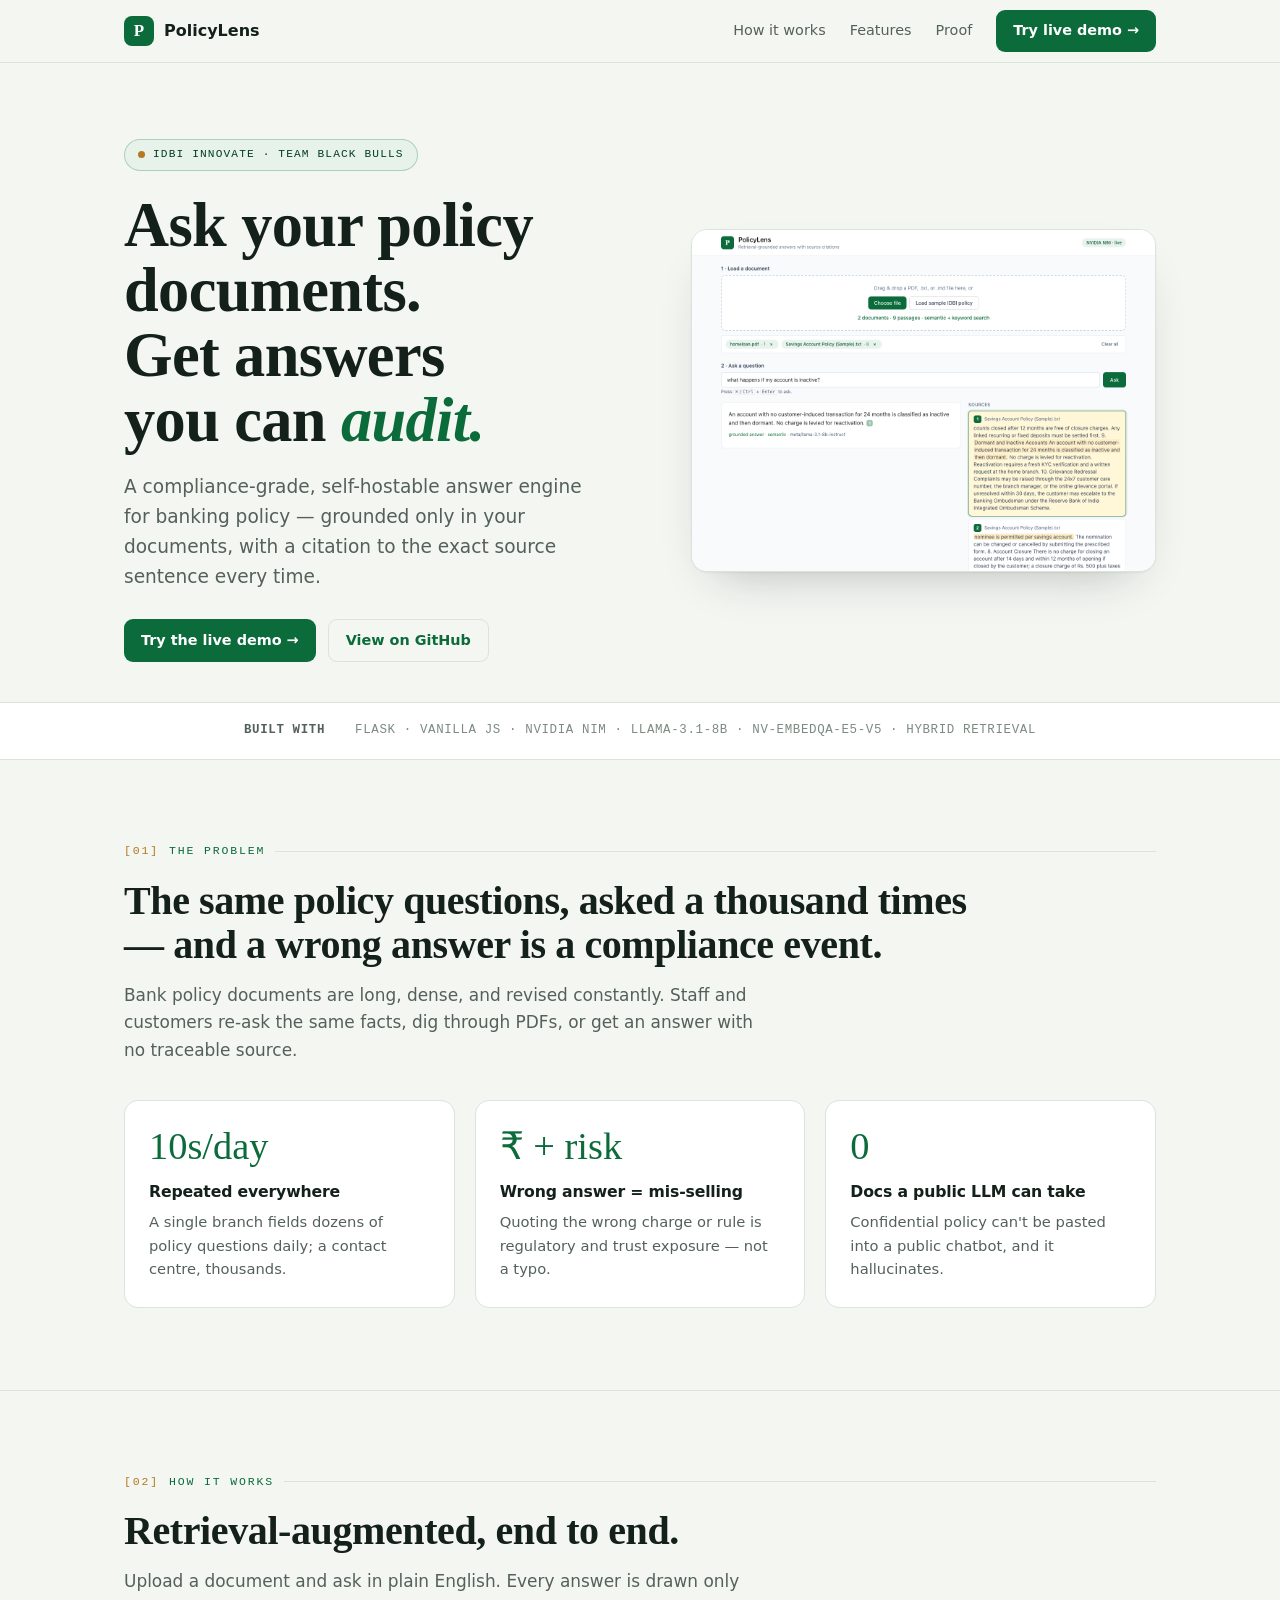
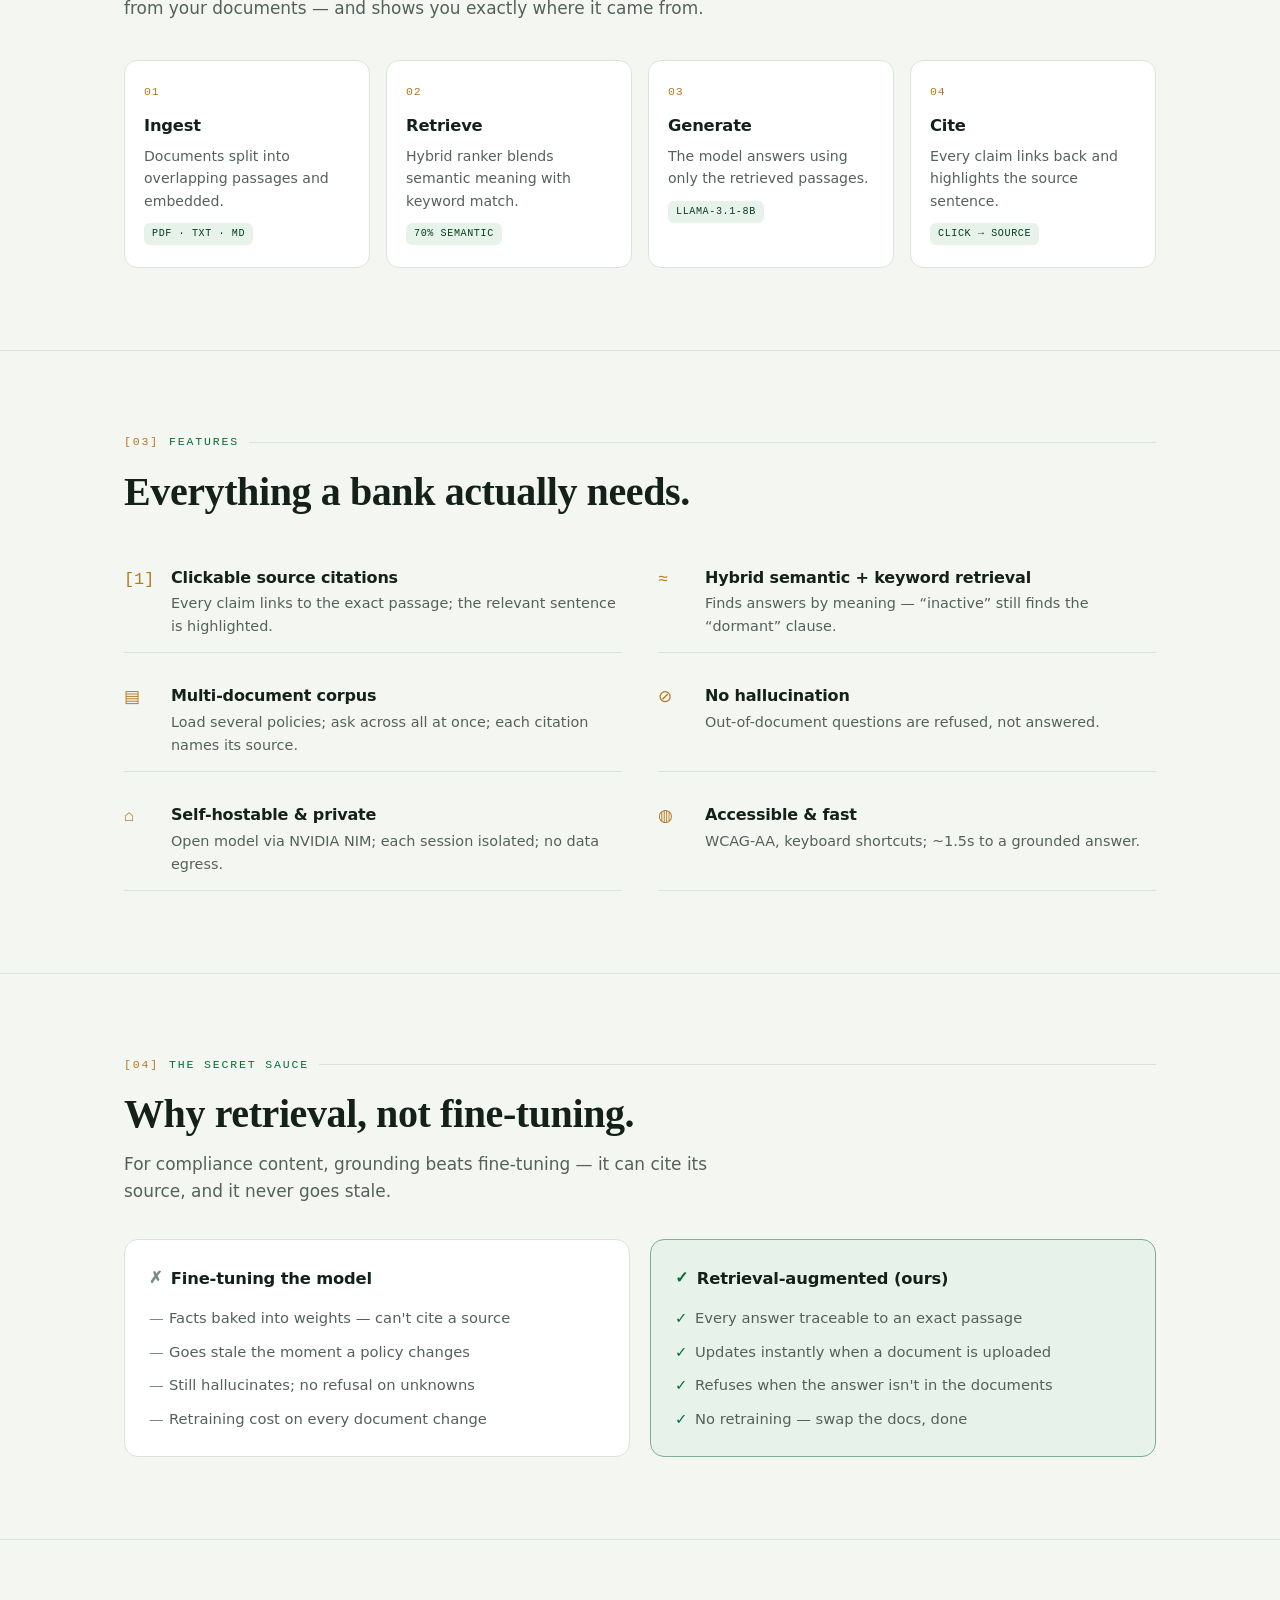
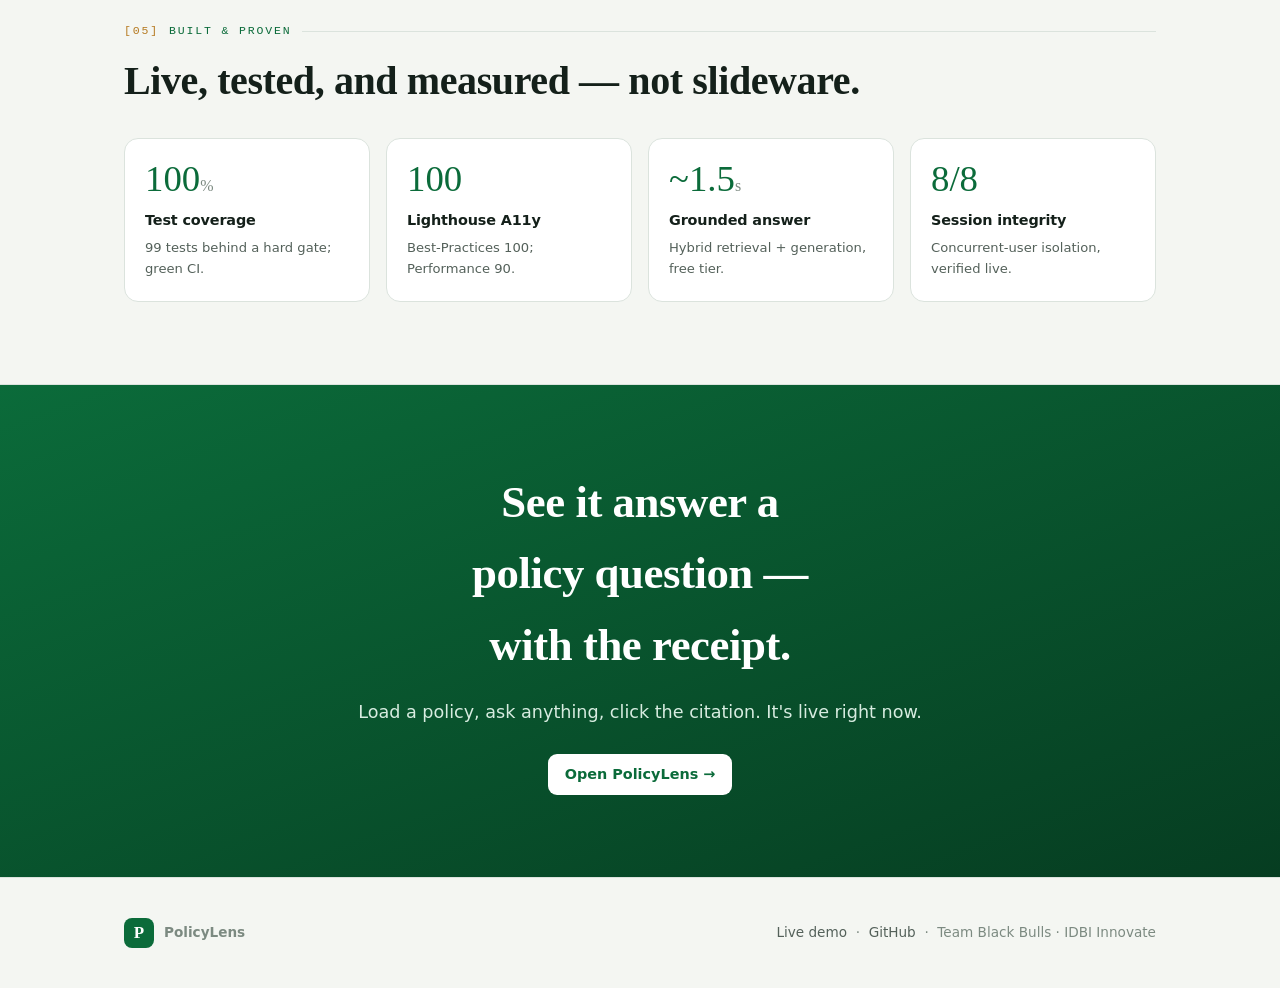
<file: docs/index.html>
<!doctype html>
<html lang="en">
<head>
<meta charset="utf-8">
<meta name="viewport" content="width=device-width, initial-scale=1">
<title>PolicyLens — grounded answers for banking policy</title>
<meta name="description" content="A compliance-grade, self-hostable answer engine for banking policy. Ask your documents, get answers cited to the exact source.">
<style>
:root {
  --paper:#f4f6f2; --surface:#ffffff; --surface2:#eef2ee; --ink:#14201a;
  --muted:#54615a; --faint:#7c8a81; --line:#dbe3dd; --green:#0b6b3a; --deep:#063d21;
  --soft:#e6f2ea; --signal:#b5791f; --signalsoft:#fbf1dc;
  --serif:Georgia,'Times New Roman',serif; --sans:'Segoe UI',system-ui,-apple-system,sans-serif;
  --mono:'SF Mono',ui-monospace,Menlo,monospace;
  --shadow:0 1px 2px rgba(20,32,26,.05),0 22px 48px -26px rgba(20,32,26,.32);
}
@media (prefers-color-scheme:dark) {
  :root { --paper:#0a130e; --surface:#10201a; --surface2:#16281f; --ink:#e9f1eb;
    --muted:#9cb0a4; --faint:#758a7c; --line:#21332a; --green:#46b57c; --deep:#2c7d52;
    --soft:#16281d; --signal:#e0aa55; --signalsoft:#241c0f;
    --shadow:0 1px 2px rgba(0,0,0,.4),0 26px 54px -28px rgba(0,0,0,.7); }
}
:root[data-theme="light"] { --paper:#f4f6f2; --surface:#fff; --surface2:#eef2ee; --ink:#14201a; --muted:#54615a; --faint:#7c8a81; --line:#dbe3dd; --green:#0b6b3a; --deep:#063d21; --soft:#e6f2ea; --signal:#b5791f; --signalsoft:#fbf1dc; }
:root[data-theme="dark"] { --paper:#0a130e; --surface:#10201a; --surface2:#16281f; --ink:#e9f1eb; --muted:#9cb0a4; --faint:#758a7c; --line:#21332a; --green:#46b57c; --deep:#2c7d52; --soft:#16281d; --signal:#e0aa55; --signalsoft:#241c0f; }
* { box-sizing:border-box; margin:0; padding:0; }
html { scroll-behavior:smooth; }
body { font-family:var(--sans); background:var(--paper); color:var(--ink); line-height:1.6; -webkit-font-smoothing:antialiased; }
a { color:inherit; text-decoration:none; }
.wrap { max-width:1080px; margin:0 auto; padding:0 24px; }
h1,h2,h3 { font-family:var(--serif); font-weight:600; text-wrap:balance; letter-spacing:-.01em; }
.eyebrow { font-family:var(--mono); font-size:.72rem; letter-spacing:.16em; text-transform:uppercase; color:var(--green); display:flex; align-items:center; gap:10px; margin-bottom:18px; }
.eyebrow .n { color:var(--signal); }
.eyebrow::after { content:""; flex:1; height:1px; background:var(--line); }

/* nav */
nav { position:sticky; top:0; z-index:20; background:color-mix(in srgb,var(--paper) 88%,transparent); backdrop-filter:blur(10px); border-bottom:1px solid var(--line); }
nav .wrap { display:flex; align-items:center; gap:14px; height:62px; }
.brand { display:flex; align-items:center; gap:10px; font-weight:700; }
.glyph { width:30px; height:30px; border-radius:8px; background:var(--green); color:#fff; font-family:var(--serif); font-weight:700; display:grid; place-items:center; font-size:17px; }
nav .links { margin-left:auto; display:flex; gap:24px; align-items:center; font-size:.9rem; color:var(--muted); }
nav .links a.n { transition:color .15s; }
nav .links a.n:hover { color:var(--green); }
.btn { display:inline-flex; align-items:center; gap:8px; background:var(--green); color:#fff; font-weight:600; font-size:.9rem; padding:9px 17px; border-radius:9px; transition:background .18s,transform .18s; }
.btn:hover { background:var(--deep); transform:translateY(-1px); }
.btn.ghost { background:transparent; color:var(--green); border:1px solid var(--line); }
.btn.ghost:hover { background:var(--soft); }
@media(max-width:720px){ nav .links .n { display:none; } }

/* hero */
.hero { padding:76px 0 40px; }
.hero-grid { display:grid; grid-template-columns:1.05fr .95fr; gap:52px; align-items:center; }
.tagpill { display:inline-flex; align-items:center; gap:8px; font-family:var(--mono); font-size:.7rem; letter-spacing:.1em; text-transform:uppercase; color:var(--deep); background:var(--soft); border:1px solid color-mix(in srgb,var(--green) 26%,transparent); padding:6px 13px; border-radius:999px; margin-bottom:22px; }
.dot { width:7px; height:7px; border-radius:50%; background:var(--signal); }
.hero h1 { font-size:clamp(2.4rem,5.4vw,3.9rem); line-height:1.04; margin-bottom:20px; }
.hero h1 em { font-style:italic; color:var(--green); }
.hero p.lead { font-size:1.16rem; color:var(--muted); max-width:40ch; margin-bottom:28px; }
.cta { display:flex; gap:12px; flex-wrap:wrap; }
.shot { border:1px solid var(--line); border-radius:16px; overflow:hidden; box-shadow:var(--shadow); background:var(--surface); }
.shot img { width:100%; display:block; }
@media(max-width:820px){ .hero-grid { grid-template-columns:1fr; gap:36px; } }

/* logos strip */
.strip { border-top:1px solid var(--line); border-bottom:1px solid var(--line); background:var(--surface); }
.strip .wrap { display:flex; flex-wrap:wrap; gap:14px 30px; align-items:center; justify-content:center; padding:18px 24px; font-family:var(--mono); font-size:.78rem; letter-spacing:.05em; color:var(--faint); text-transform:uppercase; }
.strip b { color:var(--muted); font-weight:600; }

section.band { padding:82px 0; border-bottom:1px solid var(--line); }
h2.big { font-size:clamp(1.8rem,3.6vw,2.5rem); line-height:1.12; margin-bottom:14px; }
.sub { color:var(--muted); font-size:1.06rem; max-width:60ch; }

/* problem stats */
.stats { display:grid; grid-template-columns:repeat(3,1fr); gap:20px; margin-top:36px; }
.stat { background:var(--surface); border:1px solid var(--line); border-radius:14px; padding:26px 24px; }
.stat .fig { font-family:var(--serif); font-size:2.4rem; color:var(--green); line-height:1; }
.stat h3 { font-family:var(--sans); font-size:.98rem; font-weight:700; margin:14px 0 6px; }
.stat p { font-size:.92rem; color:var(--muted); }
@media(max-width:780px){ .stats { grid-template-columns:1fr; } }

/* steps */
.steps { display:grid; grid-template-columns:repeat(4,1fr); gap:16px; margin-top:38px; }
.step { background:var(--surface); border:1px solid var(--line); border-radius:13px; padding:22px 19px; position:relative; }
.step .num { font-family:var(--mono); font-size:.72rem; color:var(--signal); letter-spacing:.08em; }
.step h3 { font-family:var(--sans); font-size:1.02rem; font-weight:700; margin:11px 0 6px; }
.step p { font-size:.88rem; color:var(--muted); }
.step .tag { display:inline-block; margin-top:11px; font-family:var(--mono); font-size:.63rem; text-transform:uppercase; letter-spacing:.06em; color:var(--deep); background:var(--soft); padding:3px 8px; border-radius:6px; }
@media(max-width:820px){ .steps { grid-template-columns:1fr 1fr; } }

/* features */
.feat { display:grid; grid-template-columns:repeat(2,1fr); gap:16px 36px; margin-top:36px; }
.f { display:grid; grid-template-columns:34px 1fr; gap:13px; align-items:start; padding:14px 0; border-bottom:1px solid var(--line); }
.f .i { font-family:var(--mono); color:var(--signal); font-size:1.05rem; padding-top:2px; }
.f h3 { font-family:var(--sans); font-size:1rem; font-weight:700; }
.f p { font-size:.9rem; color:var(--muted); margin-top:2px; }
@media(max-width:780px){ .feat { grid-template-columns:1fr; } }

/* compare */
.compare { display:grid; grid-template-columns:1fr 1fr; gap:20px; margin-top:34px; }
.col { border:1px solid var(--line); border-radius:14px; padding:26px 24px; background:var(--surface); }
.col.win { border-color:color-mix(in srgb,var(--green) 45%,var(--line)); background:var(--soft); }
.col h3 { font-family:var(--sans); font-size:1.02rem; font-weight:700; display:flex; gap:9px; align-items:center; }
.col ul { list-style:none; margin-top:14px; display:grid; gap:10px; }
.col li { font-size:.92rem; color:var(--muted); padding-left:20px; position:relative; }
.col.lose li::before { content:"—"; position:absolute; left:0; color:var(--faint); }
.col.win li::before { content:"✓"; position:absolute; left:0; color:var(--green); font-weight:700; }
.mk { font-family:var(--mono); font-weight:700; }
.col.win .mk { color:var(--green); } .col.lose .mk { color:var(--faint); }
@media(max-width:780px){ .compare { grid-template-columns:1fr; } }

/* metrics */
.metrics { display:grid; grid-template-columns:repeat(4,1fr); gap:16px; margin-top:34px; }
.m { background:var(--surface); border:1px solid var(--line); border-radius:14px; padding:22px 20px; text-align:left; }
.m .fig { font-family:var(--serif); font-size:2.3rem; color:var(--green); line-height:1; font-variant-numeric:tabular-nums; }
.m .fig small { font-size:1rem; color:var(--faint); }
.m h3 { font-family:var(--sans); font-size:.9rem; font-weight:700; margin:12px 0 4px; }
.m p { font-size:.82rem; color:var(--muted); }
@media(max-width:820px){ .metrics { grid-template-columns:1fr 1fr; } }

/* cta band */
.ctaband { background:linear-gradient(160deg,#0b6b3a,#063d21); color:#fff; border:0; text-align:center; }
.ctaband h2 { color:#fff; font-size:clamp(2rem,4vw,2.8rem); max-width:22ch; margin:0 auto 16px; }
.ctaband p { color:#d7ece0; font-size:1.1rem; margin-bottom:28px; }
.ctaband .btn { background:#fff; color:var(--green); }
.ctaband .btn:hover { background:#e6f2ea; }

footer { padding:40px 0; }
footer .wrap { display:flex; flex-wrap:wrap; gap:14px; justify-content:space-between; align-items:center; font-size:.85rem; color:var(--faint); }
footer a { color:var(--muted); } footer a:hover { color:var(--green); }

.reveal { opacity:0; transform:translateY(16px); transition:opacity .6s,transform .6s; }
.reveal.in { opacity:1; transform:none; }
@media (prefers-reduced-motion:reduce) { .reveal { opacity:1; transform:none; } html { scroll-behavior:auto; } }
</style>
</head>
<body>
<nav>
  <div class="wrap">
    <a class="brand" href="#top"><span class="glyph">P</span> PolicyLens</a>
    <div class="links">
      <a class="n" href="#how">How it works</a>
      <a class="n" href="#features">Features</a>
      <a class="n" href="#proof">Proof</a>
      <a class="btn" href="https://policylens-z71r.onrender.com" target="_blank" rel="noopener">Try live demo →</a>
    </div>
  </div>
</nav>

<header id="top" class="hero">
  <div class="wrap hero-grid">
    <div>
      <span class="tagpill"><span class="dot"></span> IDBI Innovate · Team Black Bulls</span>
      <h1>Ask your policy documents. Get answers you can <em>audit.</em></h1>
      <p class="lead">A compliance-grade, self-hostable answer engine for banking policy — grounded only in your documents, with a citation to the exact source sentence every time.</p>
      <div class="cta">
        <a class="btn" href="https://policylens-z71r.onrender.com" target="_blank" rel="noopener">Try the live demo →</a>
        <a class="btn ghost" href="https://github.com/Shubham-33/PolicyLens" target="_blank" rel="noopener">View on GitHub</a>
      </div>
    </div>
    <div class="shot"><img src="[data-uri]" alt="PolicyLens answering a question with a highlighted source citation"></div>
  </div>
</header>

<div class="strip"><div class="wrap">
  <b>Built with</b> Flask · Vanilla JS · NVIDIA NIM · llama-3.1-8b · nv-embedqa-e5-v5 · Hybrid retrieval
</div></div>

<section class="band reveal" id="problem">
  <div class="wrap">
    <p class="eyebrow"><span class="n">[01]</span> The problem</p>
    <h2 class="big">The same policy questions, asked a thousand times — and a wrong answer is a compliance event.</h2>
    <p class="sub">Bank policy documents are long, dense, and revised constantly. Staff and customers re-ask the same facts, dig through PDFs, or get an answer with no traceable source.</p>
    <div class="stats">
      <div class="stat"><div class="fig">10s/day</div><h3>Repeated everywhere</h3><p>A single branch fields dozens of policy questions daily; a contact centre, thousands.</p></div>
      <div class="stat"><div class="fig">₹ + risk</div><h3>Wrong answer = mis-selling</h3><p>Quoting the wrong charge or rule is regulatory and trust exposure — not a typo.</p></div>
      <div class="stat"><div class="fig">0</div><h3>Docs a public LLM can take</h3><p>Confidential policy can't be pasted into a public chatbot, and it hallucinates.</p></div>
    </div>
  </div>
</section>

<section class="band reveal" id="how">
  <div class="wrap">
    <p class="eyebrow"><span class="n">[02]</span> How it works</p>
    <h2 class="big">Retrieval-augmented, end to end.</h2>
    <p class="sub">Upload a document and ask in plain English. Every answer is drawn only from your documents — and shows you exactly where it came from.</p>
    <div class="steps">
      <div class="step"><div class="num">01</div><h3>Ingest</h3><p>Documents split into overlapping passages and embedded.</p><span class="tag">PDF · txt · md</span></div>
      <div class="step"><div class="num">02</div><h3>Retrieve</h3><p>Hybrid ranker blends semantic meaning with keyword match.</p><span class="tag">70% semantic</span></div>
      <div class="step"><div class="num">03</div><h3>Generate</h3><p>The model answers using only the retrieved passages.</p><span class="tag">llama-3.1-8b</span></div>
      <div class="step"><div class="num">04</div><h3>Cite</h3><p>Every claim links back and highlights the source sentence.</p><span class="tag">click → source</span></div>
    </div>
  </div>
</section>

<section class="band reveal" id="features">
  <div class="wrap">
    <p class="eyebrow"><span class="n">[03]</span> Features</p>
    <h2 class="big">Everything a bank actually needs.</h2>
    <div class="feat">
      <div class="f"><span class="i">[1]</span><div><h3>Clickable source citations</h3><p>Every claim links to the exact passage; the relevant sentence is highlighted.</p></div></div>
      <div class="f"><span class="i">≈</span><div><h3>Hybrid semantic + keyword retrieval</h3><p>Finds answers by meaning — “inactive” still finds the “dormant” clause.</p></div></div>
      <div class="f"><span class="i">▤</span><div><h3>Multi-document corpus</h3><p>Load several policies; ask across all at once; each citation names its source.</p></div></div>
      <div class="f"><span class="i">⊘</span><div><h3>No hallucination</h3><p>Out-of-document questions are refused, not answered.</p></div></div>
      <div class="f"><span class="i">⌂</span><div><h3>Self-hostable &amp; private</h3><p>Open model via NVIDIA NIM; each session isolated; no data egress.</p></div></div>
      <div class="f"><span class="i">◍</span><div><h3>Accessible &amp; fast</h3><p>WCAG-AA, keyboard shortcuts; ~1.5s to a grounded answer.</p></div></div>
    </div>
  </div>
</section>

<section class="band reveal" id="why">
  <div class="wrap">
    <p class="eyebrow"><span class="n">[04]</span> The secret sauce</p>
    <h2 class="big">Why retrieval, not fine-tuning.</h2>
    <p class="sub">For compliance content, grounding beats fine-tuning — it can cite its source, and it never goes stale.</p>
    <div class="compare">
      <div class="col lose"><h3><span class="mk">✗</span> Fine-tuning the model</h3><ul>
        <li>Facts baked into weights — can't cite a source</li>
        <li>Goes stale the moment a policy changes</li>
        <li>Still hallucinates; no refusal on unknowns</li>
        <li>Retraining cost on every document change</li></ul></div>
      <div class="col win"><h3><span class="mk">✓</span> Retrieval-augmented (ours)</h3><ul>
        <li>Every answer traceable to an exact passage</li>
        <li>Updates instantly when a document is uploaded</li>
        <li>Refuses when the answer isn't in the documents</li>
        <li>No retraining — swap the docs, done</li></ul></div>
    </div>
  </div>
</section>

<section class="band reveal" id="proof">
  <div class="wrap">
    <p class="eyebrow"><span class="n">[05]</span> Built &amp; proven</p>
    <h2 class="big">Live, tested, and measured — not slideware.</h2>
    <div class="metrics">
      <div class="m"><div class="fig">100<small>%</small></div><h3>Test coverage</h3><p>99 tests behind a hard gate; green CI.</p></div>
      <div class="m"><div class="fig">100</div><h3>Lighthouse A11y</h3><p>Best-Practices 100; Performance 90.</p></div>
      <div class="m"><div class="fig">~1.5<small>s</small></div><h3>Grounded answer</h3><p>Hybrid retrieval + generation, free tier.</p></div>
      <div class="m"><div class="fig">8/8</div><h3>Session integrity</h3><p>Concurrent-user isolation, verified live.</p></div>
    </div>
  </div>
</section>

<section class="band ctaband reveal">
  <div class="wrap">
    <h2>See it answer a policy question — with the receipt.</h2>
    <p>Load a policy, ask anything, click the citation. It's live right now.</p>
    <a class="btn" href="https://policylens-z71r.onrender.com" target="_blank" rel="noopener">Open PolicyLens →</a>
  </div>
</section>

<footer>
  <div class="wrap">
    <span class="brand"><span class="glyph">P</span> PolicyLens</span>
    <span>
      <a href="https://policylens-z71r.onrender.com" target="_blank" rel="noopener">Live demo</a> &nbsp;·&nbsp;
      <a href="https://github.com/Shubham-33/PolicyLens" target="_blank" rel="noopener">GitHub</a> &nbsp;·&nbsp;
      Team Black Bulls · IDBI Innovate
    </span>
  </div>
</footer>

<script>
(() => {
  const els = document.querySelectorAll(".reveal");
  if (!("IntersectionObserver" in window)) { els.forEach(e=>e.classList.add("in")); return; }
  const io = new IntersectionObserver((ents)=>ents.forEach(en=>{ if(en.isIntersecting){en.target.classList.add("in");io.unobserve(en.target);} }), {threshold:.12});
  els.forEach(e=>io.observe(e));
})();
</script>
</body>
</html>
</file>
